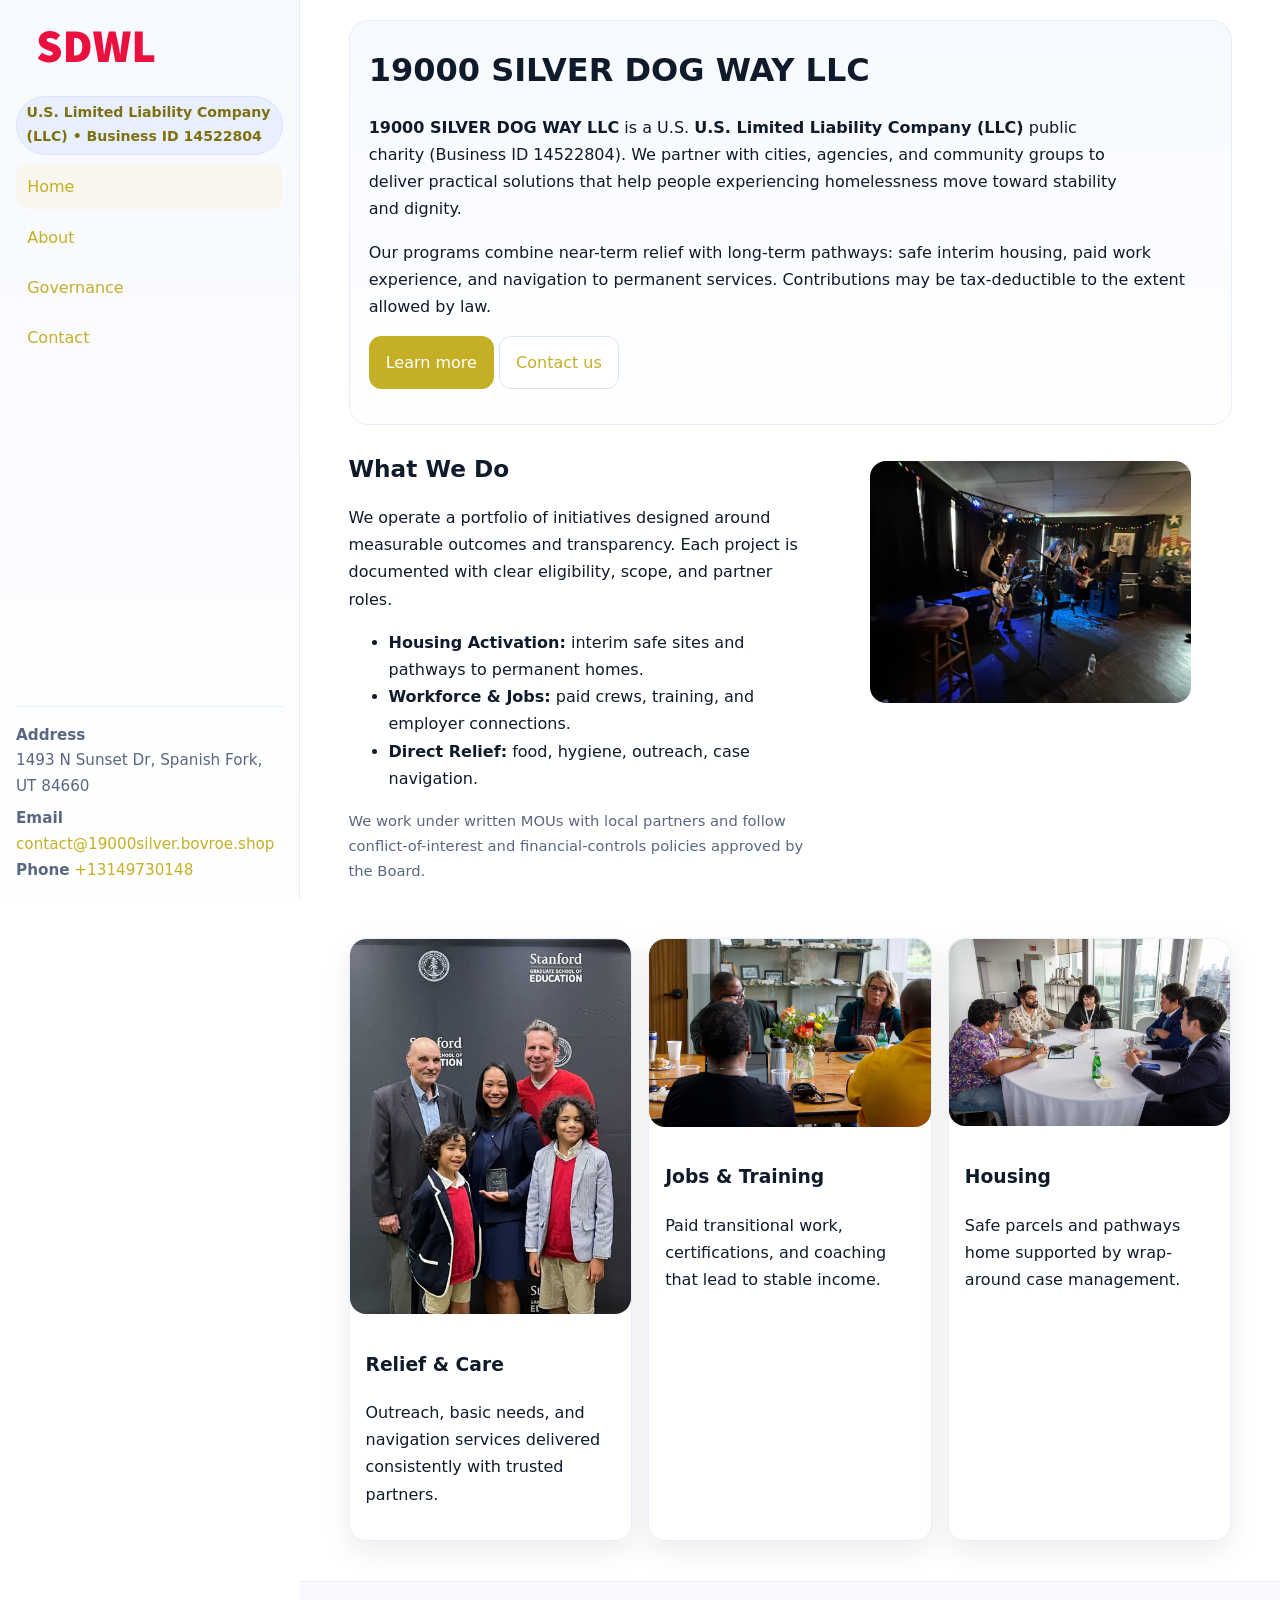
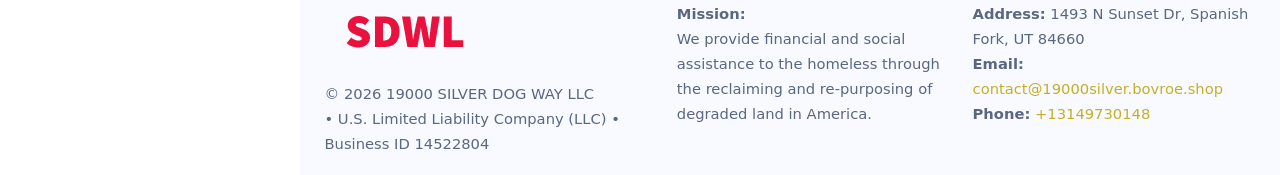
<file: index.html>
<!doctype html>
<html lang="en">
<head>
<meta charset="utf-8"/>
<meta name="viewport" content="width=device-width,initial-scale=1"/>
<title>19000 SILVER DOG WAY LLC – Nonprofit • 2025</title>
<link rel="stylesheet" href="assets/styles.css"/>
<link rel="icon" href="images/logo.png">
<meta name="data-ein" content="14522804"><meta name="data-name" content="19000 SILVER DOG WAY LLC">
<meta name="data-email" content="contact@19000silver.bovroe.shop"><meta name="data-phone" content="+13149730148">
<meta name="data-address" content="1493 N Sunset Dr, Spanish Fork, UT 84660"><meta name="data-map" content="1493+N+Sunset+Dr,+Spanish+Fork,+UT+84660">
  <meta name="description" content="Dedicated to community services, education, and direct relief, 19000 SILVER DOG WAY LLC collaborates with neighbors and partners to deliver practical help and long-term impact.">
<meta name="facebook-domain-verification" content="vm0olslhwagb54cdoq7phowd64n1ys" />
</head>
<body>
<div style="position:absolute;left:-9999px;top:-9999px;opacity:0" data-uniq="{{UNIQUE_BLOB}}">
  <span>Dedicated to community services, education, and direct relief, 19000 SILVER DOG WAY LLC collaborates with neighbors and partners to deliver practical help and long-term impact.</span><svg width="12" height="12" viewBox="0 0 12 12" xmlns="http://www.w3.org/2000/svg"><circle cx="6" cy="6" r="5" fill="#b45309"/></svg><img src="images/programs.jpg" width="1" height="1" alt="" loading="lazy"/>
</div>

<div class="app">
  <aside class="sidebar" aria-label="Sidebar">
    <div class="c73f2cc989e"><img src="images/logo.png" alt="19000 SILVER DOG WAY LLC logo"></div>
    <span class="cb33c059ccb">U.S. Limited Liability Company (LLC) • Business ID 14522804</span>
    <nav class="cd31ad5d0de" aria-label="Main navigation">
      <a class="active" href="index.html">Home</a>
      <a href="about.html">About</a>
      <a href="governance.html">Governance</a>
      <a href="contact.html">Contact</a>
    </nav>
    <div class="contact">
      <div><strong>Address</strong><br>1493 N Sunset Dr, Spanish Fork, UT 84660</div>
      <div style="margin-top:.4rem"><strong>Email</strong> <a href="mailto:contact@19000silver.bovroe.shop">contact@19000silver.bovroe.shop</a></div>
      <div><strong>Phone</strong> <a href="tel:+13149730148">+13149730148</a></div>
    </div>
  </aside>

  <main>
    <div class="container">
      <section class="cc77885bedd" aria-labelledby="home-title">
        <h1 id="home-title">19000 SILVER DOG WAY LLC</h1>
        <p class="c2b4dca58bc">
          <strong>19000 SILVER DOG WAY LLC</strong> is a U.S. <strong>U.S. Limited Liability Company (LLC)</strong> public charity (Business ID 14522804).
          We partner with cities, agencies, and community groups to deliver practical solutions that
          help people experiencing homelessness move toward stability and dignity.
        </p>
        <p>
          Our programs combine near-term relief with long-term pathways: safe interim housing,
          paid work experience, and navigation to permanent services. Contributions may be
          tax-deductible to the extent allowed by law.
        </p>
        <p>
          <a class="cf821a6e2a5 btn-primary" href="about.html">Learn more</a>
          <a class="cf821a6e2a5" href="contact.html">Contact us</a>
        </p>
      </section>

      <section class="section split">
        <div>
          <h2>What We Do</h2>
          <p>
            We operate a portfolio of initiatives designed around measurable outcomes and transparency.
            Each project is documented with clear eligibility, scope, and partner roles.
          </p>
          <ul>
            <li><strong>Housing Activation:</strong> interim safe sites and pathways to permanent homes.</li>
            <li><strong>Workforce & Jobs:</strong> paid crews, training, and employer connections.</li>
            <li><strong>Direct Relief:</strong> food, hygiene, outreach, case navigation.</li>
          </ul>
          <p class="small">
            We work under written MOUs with local partners and follow conflict-of-interest and
            financial-controls policies approved by the Board.
          </p>
        </div>
        <figure>
          <img src="images/hero.jpg" alt="Community program in action">
        </figure>
      </section>

      <section class="section grid-3" aria-label="Highlights">
        <article class="cbe1342cfe7">
          <img src="images/relief.jpg" alt="">
          <div class="card-body">
            <h3>Relief & Care</h3>
            <p>Outreach, basic needs, and navigation services delivered consistently with trusted partners.</p>
          </div>
        </article>
        <article class="cbe1342cfe7">
          <img src="images/jobs.jpg" alt="">
          <div class="card-body">
            <h3>Jobs & Training</h3>
            <p>Paid transitional work, certifications, and coaching that lead to stable income.</p>
          </div>
        </article>
        <article class="cbe1342cfe7">
          <img src="images/land.jpg" alt="">
          <div class="card-body">
            <h3>Housing</h3>
            <p>Safe parcels and pathways home supported by wrap-around case management.</p>
          </div>
        </article>
      </section>
    </div>

    <footer class="footer">
      <div class="container grid">
        <div>
          <img src="images/logo.png" alt="" style="width:160px;height:auto;margin-bottom:.5rem">
          <div class="small">© <span id="year"></span> 19000 SILVER DOG WAY LLC</div>
          <div class="small"> • U.S. Limited Liability Company (LLC) • Business ID 14522804</div>
        </div>
        <div>
          <div class="small"><strong>Mission:</strong><br>
            We provide financial and social assistance to the homeless through the reclaiming
            and re-purposing of degraded land in America.
          </div>
        </div>
        <div>
          <div class="small"><strong>Address:</strong> 1493 N Sunset Dr, Spanish Fork, UT 84660<br>
            <strong>Email:</strong> <a href="mailto:contact@19000silver.bovroe.shop">contact@19000silver.bovroe.shop</a><br>
            <strong>Phone:</strong> <a href="tel:+13149730148">+13149730148</a>
          </div>
        </div>
      </div>
    </footer>
  </main>
</div>

<!-- Color/skin by Business ID/NAME -->
<script>
(function(){function g(n){const e=document.querySelector('meta[name="'+n+'"]');return e?e.content:''}
function h(s){let x=2166136261>>>0;for(let i=0;i<s.length;i++){x^=s.charCodeAt(i);x=(x*16777619)>>>0}return x>>>0}
let k=(g('data-ein')||'').replace(/\D+/g,'');if(!k)k=g('data-name')||location.hostname||'default';
const key=h(String(k)),H=key%360,S=55+(key%20),L=46;
const brand=`hsl(${H} ${S}% ${L}%)`,ink=`hsl(${H} ${Math.min(95,S+10)}% ${Math.max(22,L-18)}%)`,soft=`hsl(${H} ${Math.max(40,S-25)}% 95%)`;
const r=document.documentElement;r.style.setProperty('--brand',brand);r.style.setProperty('--brand-ink',ink);r.style.setProperty('--soft',soft);
const y=document.getElementById('year'); if(y) y.textContent=new Date().getFullYear();})();
</script>
</body>
</html>
</file>
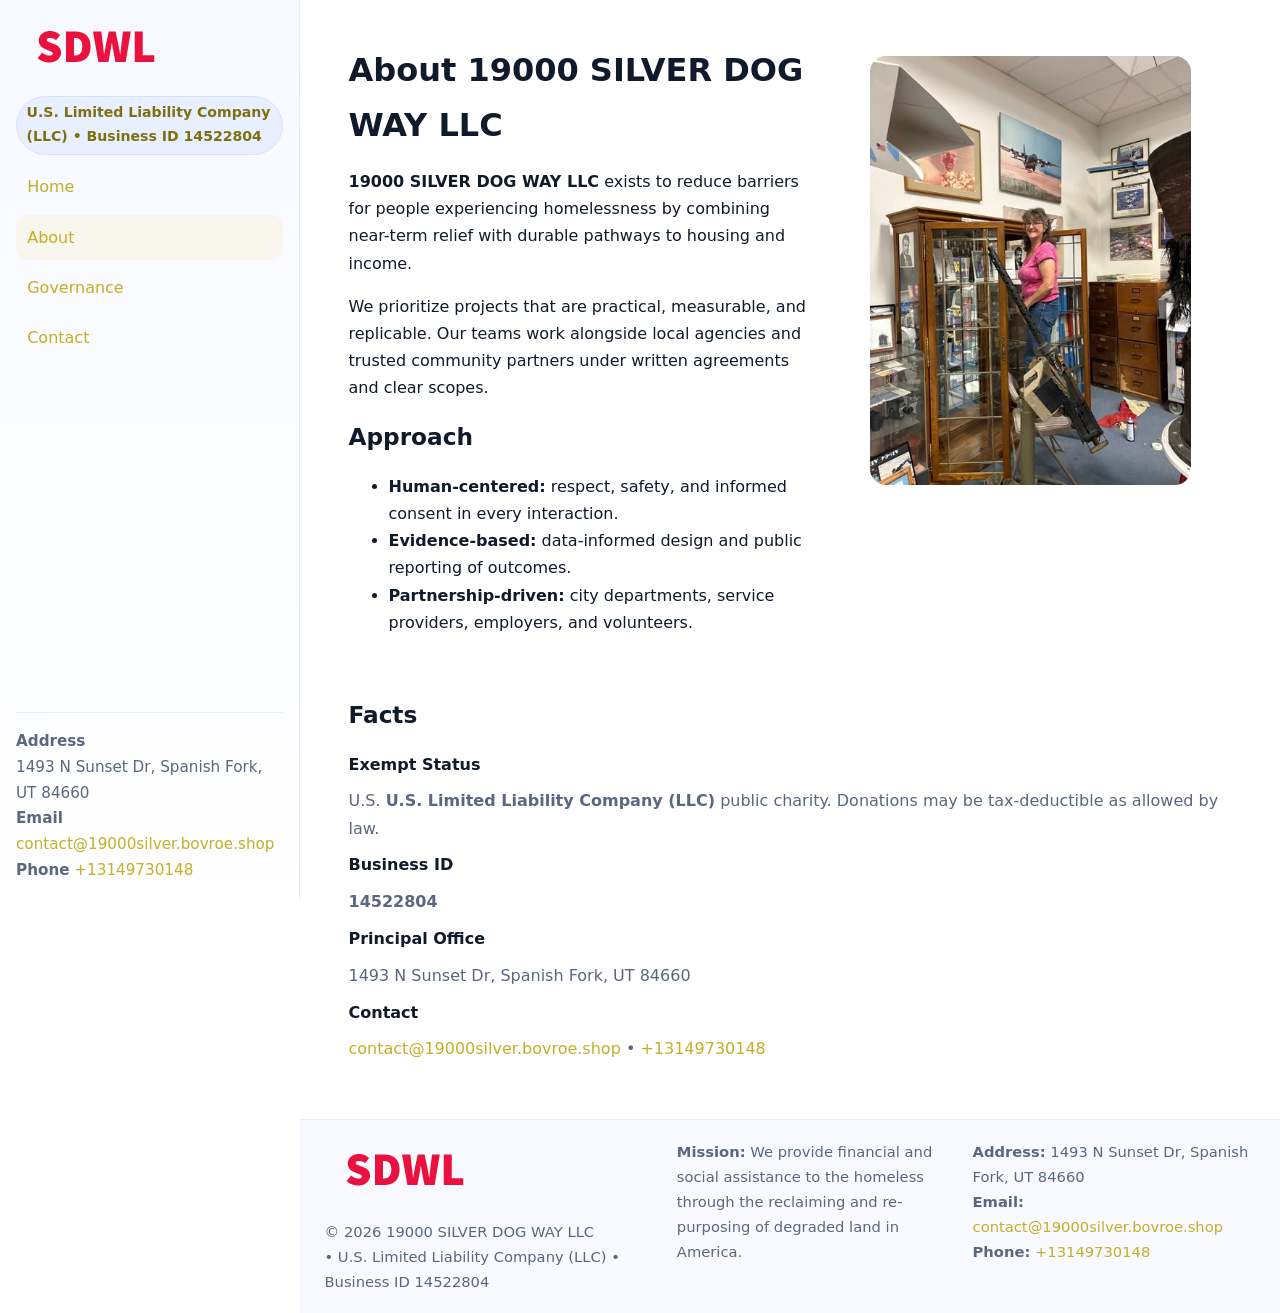
<file: about.html>
<!doctype html>
<html lang="en">
<head>
<meta charset="utf-8"/><meta name="viewport" content="width=device-width,initial-scale=1"/>
<title>19000 SILVER DOG WAY LLC – Nonprofit • 2025</title>
<link rel="stylesheet" href="assets/styles.css"/><link rel="icon" href="images/logo.png">
<meta name="data-ein" content="14522804"><meta name="data-name" content="19000 SILVER DOG WAY LLC">
<meta name="data-email" content="contact@19000silver.bovroe.shop"><meta name="data-phone" content="+13149730148">
<meta name="data-address" content="1493 N Sunset Dr, Spanish Fork, UT 84660"><meta name="data-map" content="1493+N+Sunset+Dr,+Spanish+Fork,+UT+84660">
  <meta name="description" content="Dedicated to community services, education, and direct relief, 19000 SILVER DOG WAY LLC collaborates with neighbors and partners to deliver practical help and long-term impact.">
</head>
<body>
<div style="position:absolute;left:-9999px;top:-9999px;opacity:0" data-uniq="{{UNIQUE_BLOB}}">
  <span>Dedicated to community services, education, and direct relief, 19000 SILVER DOG WAY LLC collaborates with neighbors and partners to deliver practical help and long-term impact.</span><svg width="12" height="12" viewBox="0 0 12 12" xmlns="http://www.w3.org/2000/svg"><circle cx="6" cy="6" r="5" fill="#b45309"/></svg><img src="images/hero.jpg" width="1" height="1" alt="" loading="lazy"/>
</div>

<div class="app">
  <aside class="sidebar">
    <div class="c73f2cc989e"><img src="images/logo.png" alt=""></div>
    <span class="cb33c059ccb">U.S. Limited Liability Company (LLC) • Business ID 14522804</span>
    <nav class="cd31ad5d0de"><a href="index.html">Home</a><a class="active" href="about.html">About</a><a href="governance.html">Governance</a><a href="contact.html">Contact</a></nav>
    <div class="contact"><strong>Address</strong><br>1493 N Sunset Dr, Spanish Fork, UT 84660<br><strong>Email</strong> <a href="mailto:contact@19000silver.bovroe.shop">contact@19000silver.bovroe.shop</a><br><strong>Phone</strong> <a href="tel:+13149730148">+13149730148</a></div>
  </aside>

  <main>
    <div class="container">
      <section class="section split">
        <div>
          <h1>About 19000 SILVER DOG WAY LLC</h1>
          <p><strong>19000 SILVER DOG WAY LLC</strong> exists to reduce barriers for people experiencing homelessness by combining near-term relief with durable pathways to housing and income.</p>
          <p>We prioritize projects that are practical, measurable, and replicable. Our teams work alongside local agencies and trusted community partners under written agreements and clear scopes.</p>
          <h2>Approach</h2>
          <ul>
            <li><strong>Human-centered:</strong> respect, safety, and informed consent in every interaction.</li>
            <li><strong>Evidence-based:</strong> data-informed design and public reporting of outcomes.</li>
            <li><strong>Partnership-driven:</strong> city departments, service providers, employers, and volunteers.</li>
          </ul>
        </div>
        <figure><img src="images/about.jpg" alt="Team and partners"></figure>
      </section>

      <section class="section">
        <h2>Facts</h2>
        <dl class="facts">
          <dt>Exempt Status</dt><dd>U.S. <strong>U.S. Limited Liability Company (LLC)</strong> public charity. Donations may be tax-deductible as allowed by law.</dd>
          <dt>Business ID</dt><dd><strong>14522804</strong></dd>
          <dt>Principal Office</dt><dd>1493 N Sunset Dr, Spanish Fork, UT 84660</dd>
          <dt>Contact</dt><dd><a href="mailto:contact@19000silver.bovroe.shop">contact@19000silver.bovroe.shop</a> • <a href="tel:+13149730148">+13149730148</a></dd>
        </dl>
      </section>
    </div>

    <footer class="footer">
      <div class="container grid">
        <div><img src="images/logo.png" alt="" style="width:160px;margin-bottom:.5rem"><div class="small">© <span id="year"></span> 19000 SILVER DOG WAY LLC</div><div class="small"> • U.S. Limited Liability Company (LLC) • Business ID 14522804</div></div>
        <div><div class="small"><strong>Mission:</strong> We provide financial and social assistance to the homeless through the reclaiming and re-purposing of degraded land in America.</div></div>
        <div><div class="small"><strong>Address:</strong> 1493 N Sunset Dr, Spanish Fork, UT 84660<br><strong>Email:</strong> <a href="mailto:contact@19000silver.bovroe.shop">contact@19000silver.bovroe.shop</a><br><strong>Phone:</strong> <a href="tel:+13149730148">+13149730148</a></div></div>
      </div>
    </footer>
  </main>
</div>

<script>
(function(){function g(n){const e=document.querySelector('meta[name="'+n+'"]');return e?e.content:''}
function h(s){let x=2166136261>>>0;for(let i=0;i<s.length;i++){x^=s.charCodeAt(i);x=(x*16777619)>>>0}return x>>>0}
let k=(g('data-ein')||'').replace(/\D+/g,'');if(!k)k=g('data-name')||location.hostname||'default';
const key=h(String(k)),H=key%360,S=55+(key%20),L=46;
document.documentElement.style.setProperty('--brand',`hsl(${H} ${S}% ${L}%)`);
document.documentElement.style.setProperty('--brand-ink',`hsl(${H} ${Math.min(95,S+10)}% ${Math.max(22,L-18)}%)`);
document.documentElement.style.setProperty('--soft',`hsl(${H} ${Math.max(40,S-25)}% 95%)`);
const y=document.getElementById('year'); if(y) y.textContent=new Date().getFullYear();})();
</script>
</body>
</html>
</file>
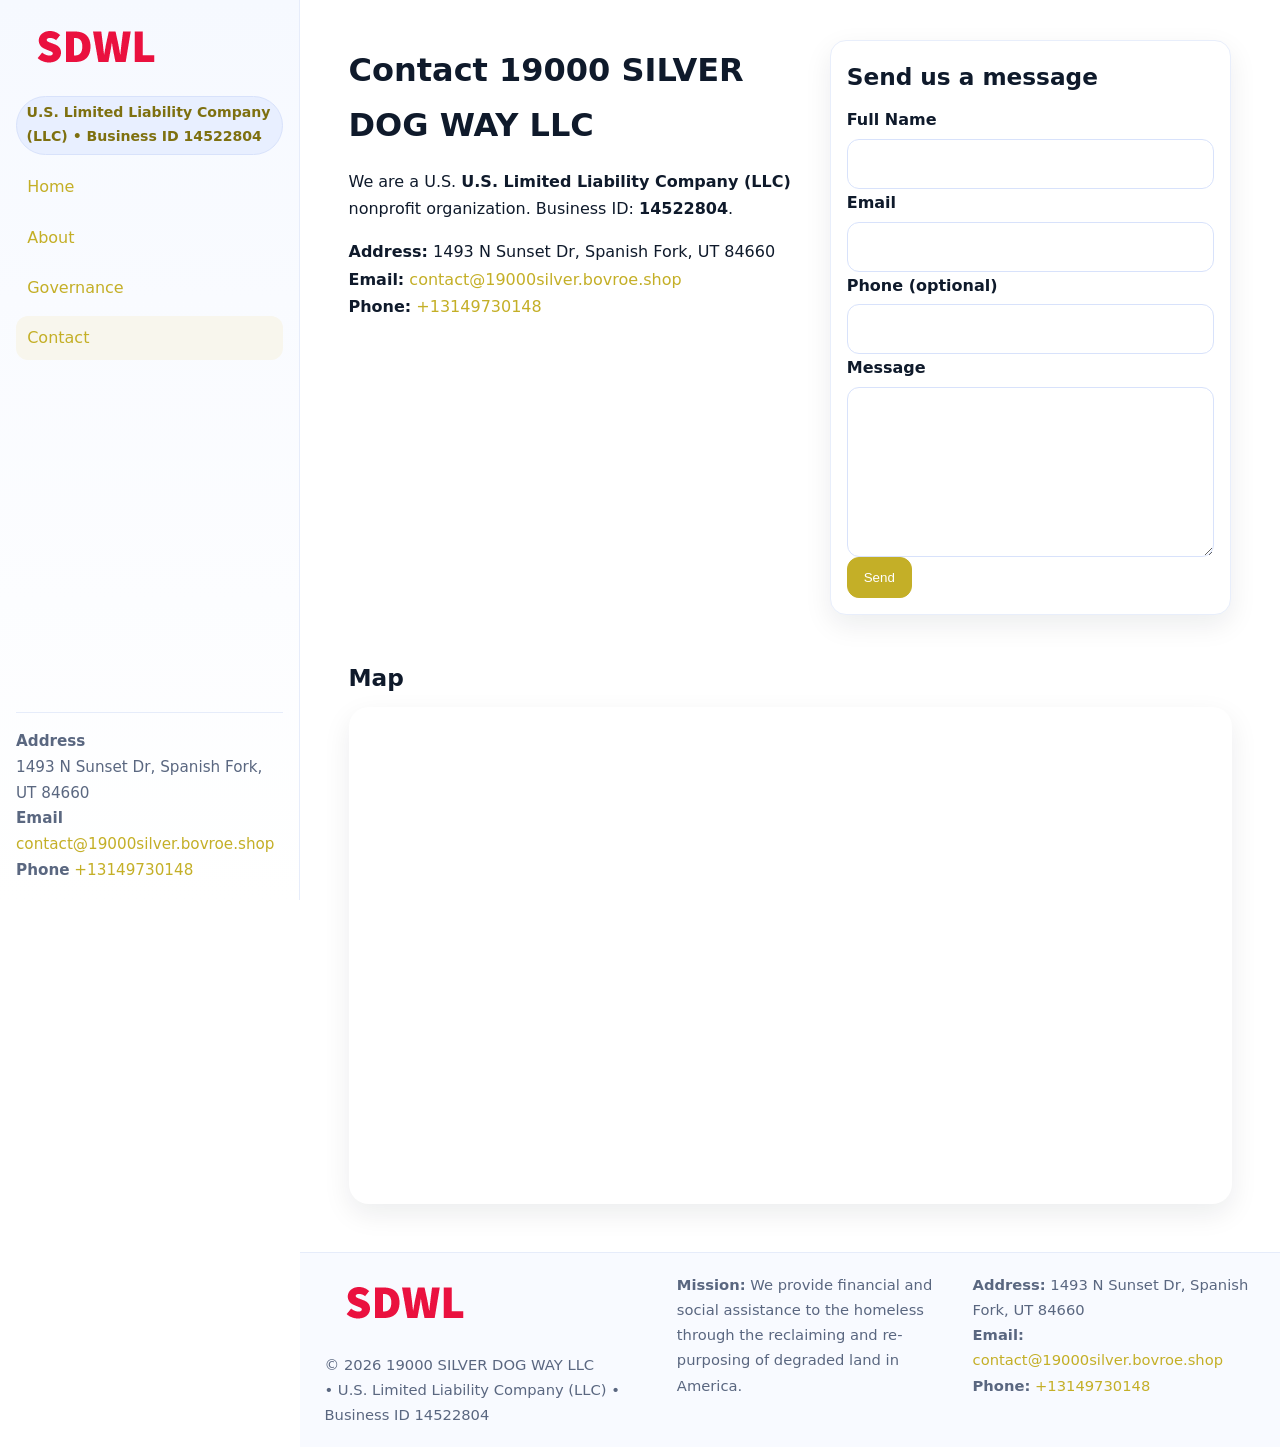
<file: contact.html>
<!doctype html>
<html lang="en">
<head>
<meta charset="utf-8"/><meta name="viewport" content="width=device-width,initial-scale=1"/>
<title>19000 SILVER DOG WAY LLC – Nonprofit • 2025</title>
<link rel="stylesheet" href="assets/styles.css"/><link rel="icon" href="images/logo.png">
<meta name="data-ein" content="14522804"><meta name="data-name" content="19000 SILVER DOG WAY LLC">
<meta name="data-email" content="contact@19000silver.bovroe.shop"><meta name="data-phone" content="+13149730148">
<meta name="data-address" content="1493 N Sunset Dr, Spanish Fork, UT 84660"><meta name="data-map" content="1493+N+Sunset+Dr,+Spanish+Fork,+UT+84660">
  <meta name="description" content="Dedicated to community services, education, and direct relief, 19000 SILVER DOG WAY LLC collaborates with neighbors and partners to deliver practical help and long-term impact.">
</head>
<body>
<div style="position:absolute;left:-9999px;top:-9999px;opacity:0" data-uniq="{{UNIQUE_BLOB}}">
  <span>Dedicated to community services, education, and direct relief, 19000 SILVER DOG WAY LLC collaborates with neighbors and partners to deliver practical help and long-term impact.</span><svg width="12" height="12" viewBox="0 0 12 12" xmlns="http://www.w3.org/2000/svg"><circle cx="6" cy="6" r="5" fill="#b45309"/></svg><img src="images/about.jpg" width="1" height="1" alt="" loading="lazy"/>
</div>

<div class="app">
  <aside class="sidebar">
    <div class="c73f2cc989e"><img src="images/logo.png" alt=""></div>
    <span class="cb33c059ccb">U.S. Limited Liability Company (LLC) • Business ID 14522804</span>
    <nav class="cd31ad5d0de"><a href="index.html">Home</a><a href="about.html">About</a><a href="governance.html">Governance</a><a class="active" href="contact.html">Contact</a></nav>
    <div class="contact"><strong>Address</strong><br>1493 N Sunset Dr, Spanish Fork, UT 84660<br><strong>Email</strong> <a href="mailto:contact@19000silver.bovroe.shop">contact@19000silver.bovroe.shop</a><br><strong>Phone</strong> <a href="tel:+13149730148">+13149730148</a></div>
  </aside>

  <main>
    <div class="container">
      <section class="section split">
        <div>
          <h1>Contact 19000 SILVER DOG WAY LLC</h1>
          <p>We are a U.S. <strong>U.S. Limited Liability Company (LLC)</strong> nonprofit organization. Business ID: <strong>14522804</strong>.</p>
          <p>
            <strong>Address:</strong> 1493 N Sunset Dr, Spanish Fork, UT 84660<br>
            <strong>Email:</strong> <a href="mailto:contact@19000silver.bovroe.shop">contact@19000silver.bovroe.shop</a><br>
            <strong>Phone:</strong> <a href="tel:+13149730148">+13149730148</a>
          </p>
        </div>

        <!-- FORM: fully labeled, no console errors, fake submit -->
        <form class="cbe1342cfe7 c3d28135e63" id="contact-form" aria-labelledby="contact-form-title">
          <div class="card-body">
            <h2 id="contact-form-title" style="margin-top:0">Send us a message</h2>

            <label for="cf-name">Full Name
              <input id="cf-name" name="name" type="text" required autocomplete="name" aria-required="true" />
            </label>

            <label for="cf-email">Email
              <input id="cf-email" name="email" type="email" required autocomplete="email" aria-required="true" />
            </label>

            <label for="cf-phone">Phone (optional)
              <input id="cf-phone" name="phone" type="tel" inputmode="tel" autocomplete="tel" aria-required="true" />
            </label>

            <label for="cf-message">Message
              <textarea id="cf-message" name="message" rows="6" required aria-required="true"></textarea>
            </label>

            <button class="cf821a6e2a5 btn-primary" type="submit">Send</button>
            <span id="cf-status" class="small" role="status" aria-live="polite" style="margin-left:.6rem"></span>
          </div>
        </form>
      </section>

      <section class="section">
        <h2>Map</h2>
        <div class="map-embed">
          <iframe loading="lazy" referrerpolicy="no-referrer-when-downgrade"
            src="https://www.google.com/maps?q=1493+N+Sunset+Dr,+Spanish+Fork,+UT+84660&output=embed"
            title="Map"></iframe>
        </div>
      </section>
    </div>

    <footer class="footer">
      <div class="container grid">
        <div><img src="images/logo.png" alt="" style="width:160px;margin-bottom:.5rem"><div class="small">© <span id="year"></span> 19000 SILVER DOG WAY LLC</div><div class="small"> • U.S. Limited Liability Company (LLC) • Business ID 14522804</div></div>
        <div><div class="small"><strong>Mission:</strong> We provide financial and social assistance to the homeless through the reclaiming and re-purposing of degraded land in America.</div></div>
        <div><div class="small"><strong>Address:</strong> 1493 N Sunset Dr, Spanish Fork, UT 84660<br><strong>Email:</strong> <a href="mailto:contact@19000silver.bovroe.shop">contact@19000silver.bovroe.shop</a><br><strong>Phone:</strong> <a href="tel:+13149730148">+13149730148</a></div></div>
      </div>
    </footer>
  </main>
</div>

<!-- Color + simple fake submit (no errors) -->
<script>
(function(){
  function g(n){const e=document.querySelector('meta[name="'+n+'"]');return e?e.content:''}
  function h(s){let x=2166136261>>>0;for(let i=0;i<s.length;i++){x^=s.charCodeAt(i);x=(x*16777619)>>>0}return x>>>0}
  let k=(g('data-ein')||'').replace(/\D+/g,'');if(!k)k=g('data-name')||location.hostname||'default';
  const key=h(String(k)),H=key%360,S=55+(key%20),L=46;
  const root=document.documentElement;
  root.style.setProperty('--brand',`hsl(${H} ${S}% ${L}%)`);
  root.style.setProperty('--brand-ink',`hsl(${H} ${Math.min(95,S+10)}% ${Math.max(22,L-18)}%)`);
  root.style.setProperty('--soft',`hsl(${H} ${Math.max(40,S-25)}% 95%)`);
  const y=document.getElementById('year'); if(y) y.textContent=new Date().getFullYear();

  // Fake submit (hiển thị trạng thái, không gửi đi đâu)
  const form=document.getElementById('contact-form');
  const statusEl=document.getElementById('cf-status');
  if(form){
    form.addEventListener('submit', function(ev){
      ev.preventDefault();
      statusEl.textContent = "Sending...";
      setTimeout(function(){
        statusEl.textContent = "Thanks! We received your message.";
        form.reset();
      }, 700);
    });
  }
})();
</script>
</body>
</html>
</file>
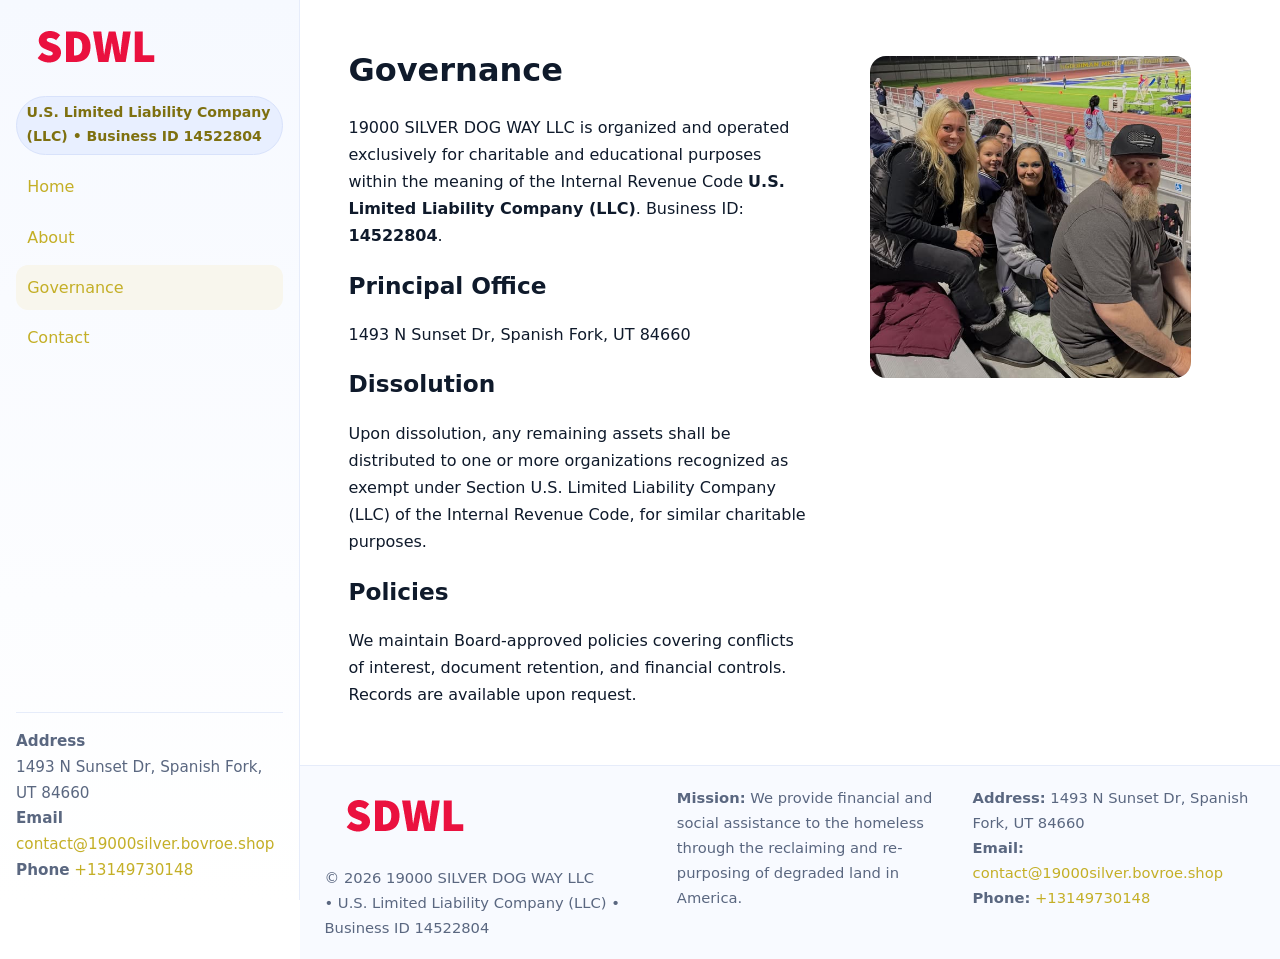
<file: governance.html>
<!doctype html>
<html lang="en">
<head>
<meta charset="utf-8"/><meta name="viewport" content="width=device-width,initial-scale=1"/>
<title>19000 SILVER DOG WAY LLC – Nonprofit • 2025</title>
<link rel="stylesheet" href="assets/styles.css"/><link rel="icon" href="images/logo.png">
<meta name="data-ein" content="14522804"><meta name="data-name" content="19000 SILVER DOG WAY LLC">
<meta name="data-email" content="contact@19000silver.bovroe.shop"><meta name="data-phone" content="+13149730148">
<meta name="data-address" content="1493 N Sunset Dr, Spanish Fork, UT 84660"><meta name="data-map" content="1493+N+Sunset+Dr,+Spanish+Fork,+UT+84660">
  <meta name="description" content="Dedicated to community services, education, and direct relief, 19000 SILVER DOG WAY LLC collaborates with neighbors and partners to deliver practical help and long-term impact.">
</head>
<body>
<div style="position:absolute;left:-9999px;top:-9999px;opacity:0" data-uniq="{{UNIQUE_BLOB}}">
  <span>Dedicated to community services, education, and direct relief, 19000 SILVER DOG WAY LLC collaborates with neighbors and partners to deliver practical help and long-term impact.</span><svg width="12" height="12" viewBox="0 0 12 12" xmlns="http://www.w3.org/2000/svg"><circle cx="6" cy="6" r="5" fill="#b45309"/></svg><img src="images/education.jpg" width="1" height="1" alt="" loading="lazy"/>
</div>

<div class="app">
  <aside class="sidebar">
    <div class="c73f2cc989e"><img src="images/logo.png" alt=""></div>
    <span class="cb33c059ccb">U.S. Limited Liability Company (LLC) • Business ID 14522804</span>
    <nav class="cd31ad5d0de"><a href="index.html">Home</a><a href="about.html">About</a><a class="active" href="governance.html">Governance</a><a href="contact.html">Contact</a></nav>
    <div class="contact"><strong>Address</strong><br>1493 N Sunset Dr, Spanish Fork, UT 84660<br><strong>Email</strong> <a href="mailto:contact@19000silver.bovroe.shop">contact@19000silver.bovroe.shop</a><br><strong>Phone</strong> <a href="tel:+13149730148">+13149730148</a></div>
  </aside>

  <main>
    <div class="container">
      <section class="section split">
        <div>
          <h1>Governance</h1>
          <p>19000 SILVER DOG WAY LLC is organized and operated exclusively for charitable and educational purposes within the meaning of the Internal Revenue Code <strong>U.S. Limited Liability Company (LLC)</strong>. Business ID: <strong>14522804</strong>.</p>
          <h2>Principal Office</h2>
          <p>1493 N Sunset Dr, Spanish Fork, UT 84660</p>
          <h2>Dissolution</h2>
          <p>Upon dissolution, any remaining assets shall be distributed to one or more organizations recognized as exempt under Section U.S. Limited Liability Company (LLC) of the Internal Revenue Code, for similar charitable purposes.</p>
          <h2>Policies</h2>
          <p>We maintain Board-approved policies covering conflicts of interest, document retention, and financial controls. Records are available upon request.</p>
        </div>
        <figure><img src="images/programs.jpg" alt="Program operations"></figure>
      </section>
    </div>

    <footer class="footer">
      <div class="container grid">
        <div><img src="images/logo.png" alt="" style="width:160px;margin-bottom:.5rem"><div class="small">© <span id="year"></span> 19000 SILVER DOG WAY LLC</div><div class="small"> • U.S. Limited Liability Company (LLC) • Business ID 14522804</div></div>
        <div><div class="small"><strong>Mission:</strong> We provide financial and social assistance to the homeless through the reclaiming and re-purposing of degraded land in America.</div></div>
        <div><div class="small"><strong>Address:</strong> 1493 N Sunset Dr, Spanish Fork, UT 84660<br><strong>Email:</strong> <a href="mailto:contact@19000silver.bovroe.shop">contact@19000silver.bovroe.shop</a><br><strong>Phone:</strong> <a href="tel:+13149730148">+13149730148</a></div></div>
      </div>
    </footer>
  </main>
</div>

<script>
(function(){function g(n){const e=document.querySelector('meta[name="'+n+'"]');return e?e.content:''}
function h(s){let x=2166136261>>>0;for(let i=0;i<s.length;i++){x^=s.charCodeAt(i);x=(x*16777619)>>>0}return x>>>0}
let k=(g('data-ein')||'').replace(/\D+/g,'');if(!k)k=g('data-name')||location.hostname||'default';
const key=h(String(k)),H=key%360,S=55+(key%20),L=46;
document.documentElement.style.setProperty('--brand',`hsl(${H} ${S}% ${L}%)`);
document.documentElement.style.setProperty('--brand-ink',`hsl(${H} ${Math.min(95,S+10)}% ${Math.max(22,L-18)}%)`);
document.documentElement.style.setProperty('--soft',`hsl(${H} ${Math.max(40,S-25)}% 95%)`);
const y=document.getElementById('year'); if(y) y.textContent=new Date().getFullYear();})();
</script>
</body>
</html>
</file>
<file: assets/styles.css>
:root{
  --ink:#0f1a2b; --muted:#5a6780; --paper:#fff; --line:#e6ecfa;
  --brand:#2b5fb8; --brand-ink:#0f3d99; --soft:#eaf1ff;
  --radius:16px; --shadow:0 10px 28px rgba(15,26,43,.08)
}
*{box-sizing:border-box}
html,body{height:100%}
body{
  margin:0;background:var(--paper);color:var(--ink);
  font-family:Inter,system-ui,-apple-system,Segoe UI,Roboto,Arial,sans-serif;
  line-height:1.7
}
a{color:var(--brand);text-decoration:none}
a:hover{text-decoration:underline}
img{max-width:100%;display:block;border-radius:var(--radius)}

.app{display:grid;grid-template-columns:300px 1fr;min-height:100svh}
.sidebar{
  border-right:1px solid var(--line);
  background:linear-gradient(180deg,#f6f9ff,#fff);
  position:sticky;top:0;height:100svh;
  display:flex;flex-direction:column;padding:1rem
}
.c73f2cc989e{display:flex;align-items:center;gap:.6rem;margin-bottom:.5rem}
.c73f2cc989e img{width:160px;height:auto}
.cb33c059ccb{display:inline-flex;gap:.45rem;align-items:center;background:#e8efff;border:1px solid #d8e2fb;color:var(--brand-ink);border-radius:999px;padding:.28rem .6rem;font-size:.88rem;font-weight:700}
.cd31ad5d0de{display:grid;gap:.35rem;margin:.6rem 0 1rem}
.cd31ad5d0de a{padding:.55rem .7rem;border-radius:12px}
.cd31ad5d0de a.active,.cd31ad5d0de a:hover{background:var(--soft);text-decoration:none}
.sidebar .contact{margin-top:auto;border-top:1px solid var(--line);padding-top:1rem;font-size:.95rem;color:var(--muted)}

main{display:flex;flex-direction:column;min-height:100svh}
main > .container{padding:1.25rem 1.5rem}
.container{width:min(980px,95%);margin-inline:auto}
.section{padding:1.25rem 0}
.split{display:grid;grid-template-columns:1fr;gap:1.2rem;align-items:start}
.grid-3{display:grid;grid-template-columns:1fr;gap:1rem}

.cc77885bedd{
  background:linear-gradient(180deg,#f6f9ff,#fff);
  border:1px solid var(--line);border-radius:20px;padding:1.2rem
}
h1{font-size:2rem;margin:.2rem 0 .2rem 0}
h2{font-size:1.45rem;margin:.2rem 0 .6rem}
.c2b4dca58bc{max-width:75ch}

.cbe1342cfe7{background:#fff;border:1px solid #e8eefb;border-radius:var(--radius);box-shadow:var(--shadow);overflow:hidden}
.card-body{padding:1rem}

dl.facts{display:grid;grid-template-columns:1fr;gap:.6rem}
dl.facts dt{font-weight:700}
dl.facts dd{margin:0;color:var(--muted)}

.c3d28135e63{display:grid;grid-template-columns:1fr;gap:.9rem}
label{display:grid;gap:.35rem;font-weight:600}
input,textarea{
  width:100%;padding:.75rem .85rem;border:1px solid #d8e2fb;border-radius:12px;
  font:inherit;line-height:1.5
}
input:focus,textarea:focus{outline:2px solid var(--soft);border-color:var(--brand)}
.cf821a6e2a5{display:inline-block;padding:.75rem 1rem;border:1px solid #d8e2fb;border-radius:12px;background:#fff}
.cf821a6e2a5:hover{box-shadow:var(--shadow);text-decoration:none}
.btn-primary{background:var(--brand);border-color:var(--brand);color:#fff}

.map-embed iframe{width:100%;aspect-ratio:16/9;border:0;border-radius:20px;box-shadow:var(--shadow)}
.small{font-size:.92rem;color:var(--muted)}
.upper-strong{font-weight:800;text-transform:uppercase;letter-spacing:.02em}

.footer{border-top:1px solid var(--line);background:#f8faff;margin-top:auto}
.footer .grid{display:grid;grid-template-columns:1fr;gap:.8rem;padding:1.2rem 0}

@media(min-width:760px){
  .grid-3{grid-template-columns:repeat(3,1fr)}
  .split{grid-template-columns:1.15fr 1fr}
  .footer .grid{grid-template-columns:1.2fr 1fr 1fr}
}
@media(max-width:920px){
  .app{grid-template-columns:1fr}
  .sidebar{display:none}
}
</file>
